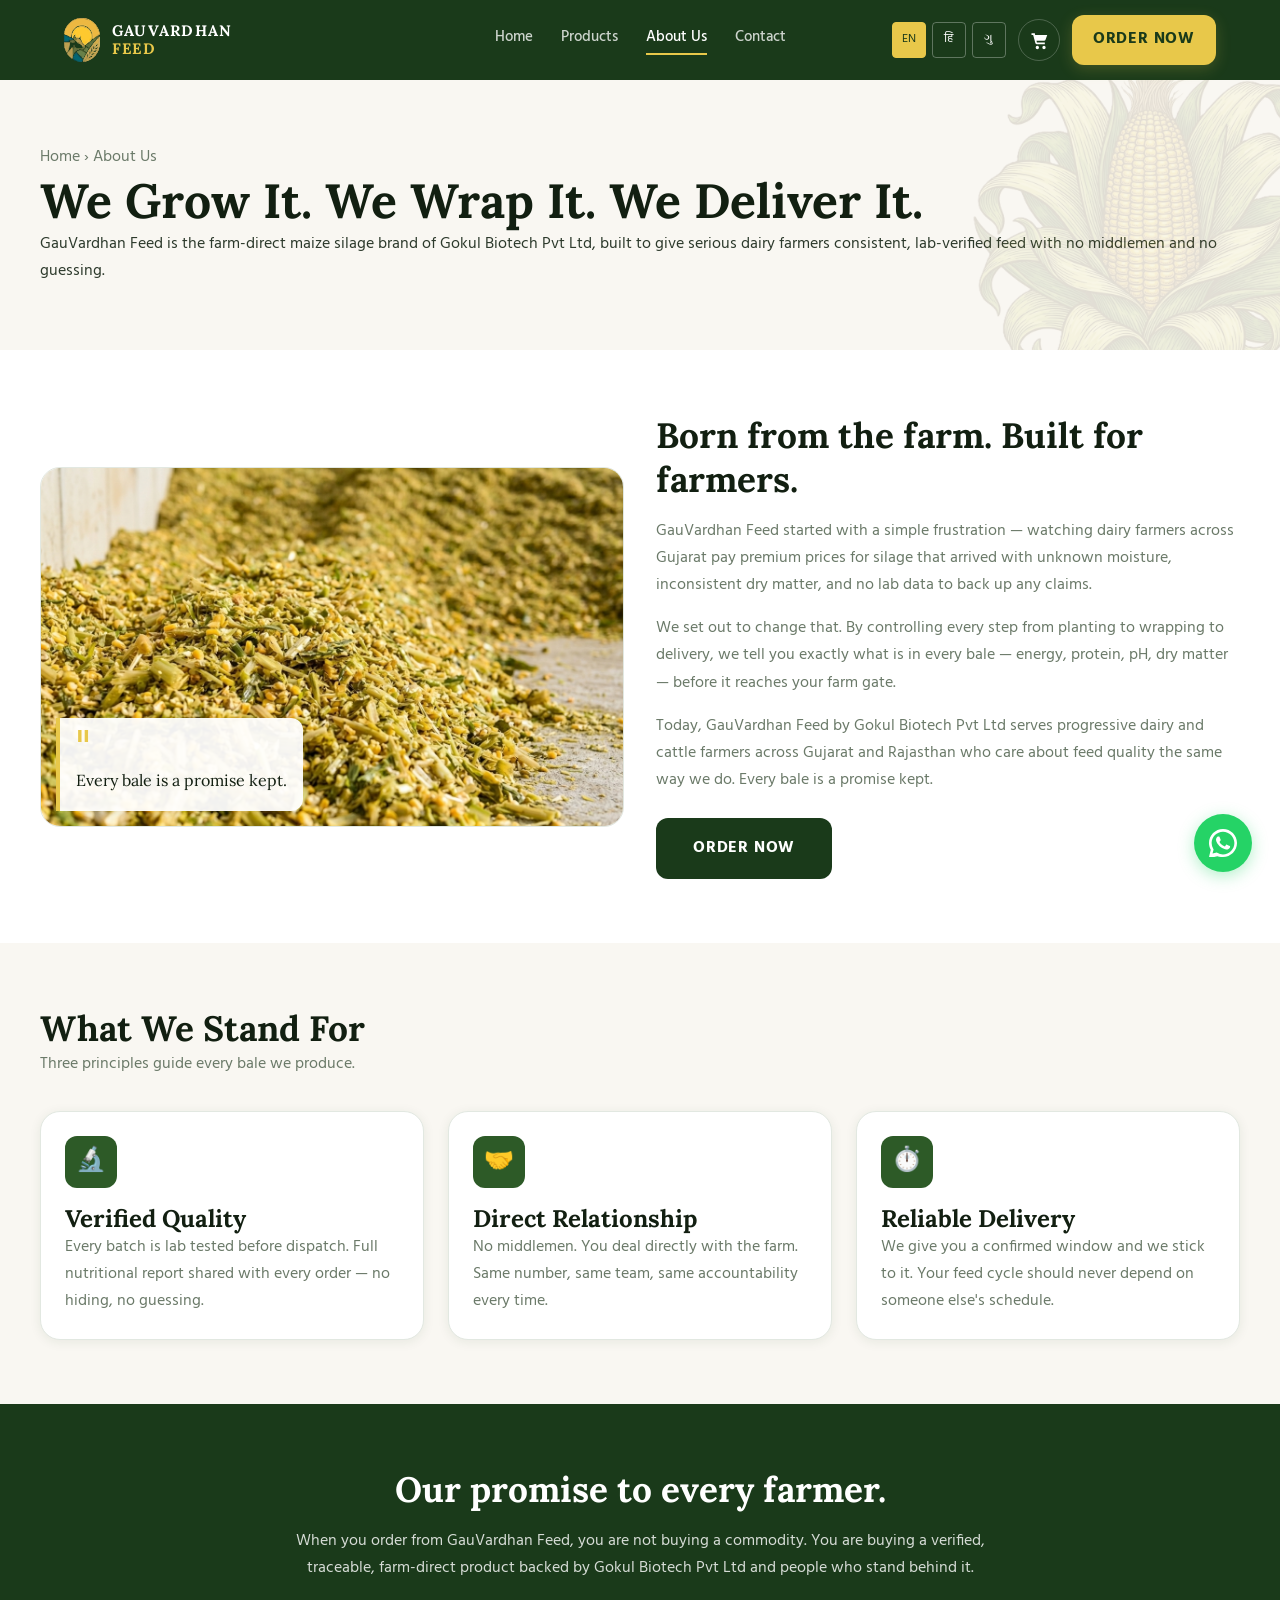
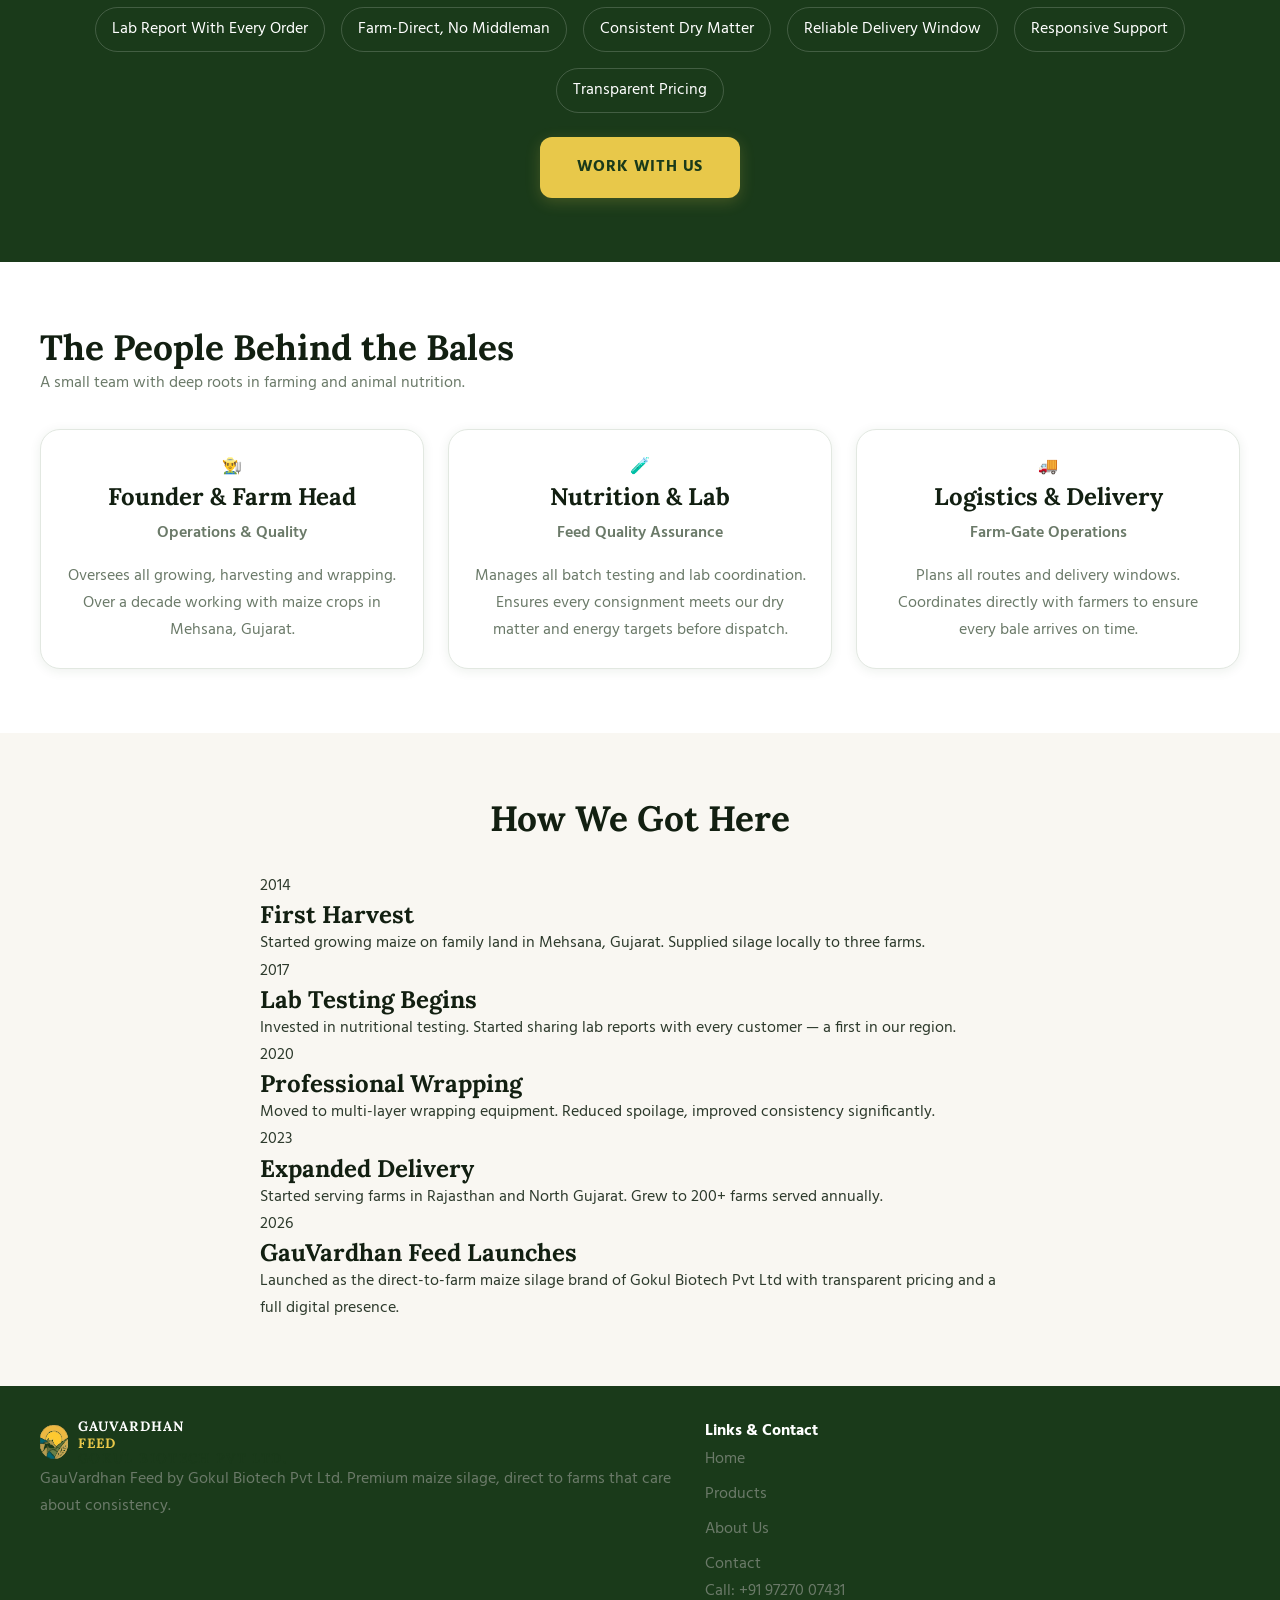
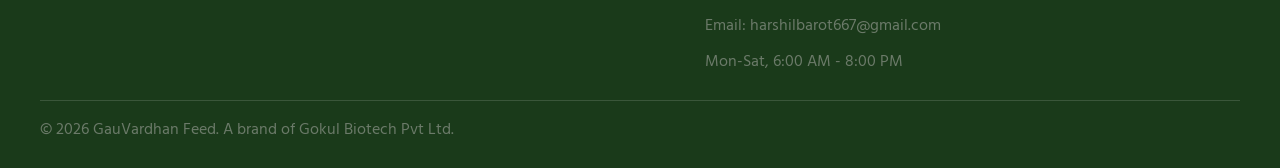
<file: about.html>
<!doctype html>
<html lang="en">

<head>
  <meta charset="UTF-8">
  <meta name="viewport" content="width=device-width,initial-scale=1">
  <title>About Us – GauVardhan Feed</title>
  <meta name="description"
    content="Learn about GauVardhan Feed by Gokul Biotech Pvt Ltd — a farm-direct maize silage brand built for serious dairy farmers in Gujarat and Rajasthan.">
  <link rel="icon" type="image/svg+xml"
    href="data:image/svg+xml,<svg xmlns='http://www.w3.org/2000/svg' viewBox='0 0 32 32'><rect width='32' height='32' rx='8' fill='%236B3A1F'/><text y='22' x='4' font-size='16'>GV</text></svg>">
  <link rel="stylesheet" href="css/global.css">
  <link rel="preconnect" href="https://fonts.googleapis.com">
  <link rel="preconnect" href="https://fonts.gstatic.com" crossorigin>
  <link
    href="https://fonts.googleapis.com/css2?family=Lora:wght@500;600;700&family=Hind:wght@400;600&family=Baloo+Bhai+2:wght@400;600&display=swap"
    rel="stylesheet">
  <link rel="stylesheet" href="css/about.css">
</head>

<body class="lang-en">
  <noscript>
    <div style="background:#6B3A1F;color:#fff;text-align:center;padding:16px;font-size:16px;">
      Please enable JavaScript to view this site, or
      <a href="https://wa.me/919727007431" style="color:#FFD700;">order directly on WhatsApp</a>.
    </div>
  </noscript>
  <a class="whatsapp-float" id="wa-link"
    href="https://wa.me/919727007431?text=Hi%2C%20I%20want%20to%20order%20maize%20silage%20bales" target="_blank"
    rel="noopener" aria-label="WhatsApp"><svg viewBox="0 0 24 24">
      <path
        d="M17.472 14.382c-.297-.149-1.758-.867-2.03-.967-.273-.099-.471-.148-.67.15-.197.297-.767.966-.94 1.164-.173.199-.347.223-.644.075-.297-.15-1.255-.463-2.39-1.475-.883-.788-1.48-1.761-1.653-2.059-.173-.297-.018-.458.13-.606.134-.133.298-.347.446-.52.149-.174.198-.298.298-.497.099-.198.05-.371-.025-.52-.075-.149-.669-1.612-.916-2.207-.242-.579-.487-.5-.669-.51-.173-.008-.371-.01-.57-.01-.198 0-.52.074-.792.372-.272.297-1.04 1.016-1.04 2.479 0 1.462 1.065 2.875 1.213 3.074.149.198 2.096 3.2 5.077 4.487.709.306 1.262.489 1.694.625.712.227 1.36.195 1.871.118.571-.085 1.758-.719 2.006-1.413.248-.694.248-1.289.173-1.413-.074-.124-.272-.198-.57-.347z" />
      <path
        d="M12 0C5.373 0 0 5.373 0 12c0 2.126.553 4.122 1.523 5.855L.057 23.886a.75.75 0 00.917.928l6.167-1.483A11.946 11.946 0 0012 24c6.627 0 12-5.373 12-12S18.627 0 12 0zm0 21.75a9.716 9.716 0 01-4.95-1.355l-.355-.212-3.668.882.924-3.574-.231-.368A9.718 9.718 0 012.25 12C2.25 6.615 6.615 2.25 12 2.25S21.75 6.615 21.75 12 17.385 21.75 12 21.75z" />
    </svg></a>
  <header class="site-header" id="hdr">
    <div class="container">
      <nav class="nav-inner"><a href="index.html" class="nav-logo"><img src="images/GV-LOGO.svg" alt="GauVardhan Feed"
            class="logo-img"><span class="logo-text"><span class="logo-line logo-line--top">GauVardhan</span><span
              class="logo-line logo-line--bottom">Feed</span></span></a>
        <div class="nav-links"><a href="index.html" class="nav-link" data-i18n="nav.home">Home</a><a href="product.html"
            class="nav-link" data-i18n="nav.products">Products</a><a href="about.html" class="nav-link nav-link--active"
            data-i18n="nav.about">About</a><a href="contact.html" class="nav-link" data-i18n="nav.contact">Contact</a>
        </div>
        <div class="nav-right">
          <div class="lang" id="lang"><button class="active" data-lang="en">EN</button><button
              data-lang="hi">&#2361;&#2367;</button><button data-lang="gu">&#2711;&#2753;</button></div><a
            href="checkout.html" class="cart-icon" id="cart-icon" aria-label="Cart"><svg viewBox="0 0 24 24">
              <path
                d="M7 4H3v2h2l2.6 9.59A2 2 0 0 0 9.52 17H19v-2H9.52l-.55-2H18a2 2 0 0 0 1.94-1.51L21.89 6H7.42l-.3-1.05A1.5 1.5 0 0 0 7 4zm3 15a2 2 0 1 0 0 4 2 2 0 0 0 0-4zm8 0a2 2 0 1 0 0 4 2 2 0 0 0 0-4z" />
            </svg><span class="cart-badge" id="cart-count">0</span></a><a href="checkout.html"
            class="btn-accent nav-cta" data-i18n="common.orderNow"></a><button class="nav-toggle" id="nav-toggle"
            type="button" aria-label="Toggle menu" aria-expanded="false" aria-controls="mobile-nav">☰</button>
        </div>
      </nav>
      <nav class="mobile-nav" id="mobile-nav"><a href="index.html" class="nav-link" data-i18n="nav.home">Home</a><a
          href="product.html" class="nav-link" data-i18n="nav.products">Products</a><a href="about.html"
          class="nav-link nav-link--active" data-i18n="nav.about">About</a><a href="contact.html" class="nav-link"
          data-i18n="nav.contact">Contact</a>
        <div class="lang" id="lang-mobile"><button class="active" data-lang="en">EN</button><button
            data-lang="hi">हिं</button><button data-lang="gu">ગુ</button></div>
      </nav>
    </div>
  </header>
  <main>
    <section class="page-hero reveal section-cream">
      <img class="about-hero-corn" src="images/Cutout2.png" alt="" aria-hidden="true" width="400" height="400"
        fetchpriority="high">
      <div class="container">
        <div class="breadcrumb"><a href="index.html" data-i18n="nav.home"></a>&nbsp;›&nbsp;<span class="cur"
            data-i18n="nav.about"></span></div>
        <h1 data-i18n="about.h1"></h1>
        <p data-i18n="about.sub"></p>
      </div>
    </section>
    <section class="reveal section-white">
      <div class="container story-grid">
        <div class="img-wrap">
          <img class="farm-img" src="images/Gemini_Generated_Image_jwi8fnjwi8fnjwi8.png" alt="Maize silage farm"
            width="800" height="500" loading="lazy">
          <div class="pull-quote">
            <div class="pq-mark">"</div>
            <p class="pq-text" data-i18n="about.quote"></p>
          </div>
        </div>
        <div class="story-text">
          <h2 data-i18n="about.storyT"></h2>
          <p data-i18n="about.s1"></p>
          <p data-i18n="about.s2"></p>
          <p data-i18n="about.s3"></p>
          <a href="contact.html" class="btn-primary story-cta" data-i18n="about.storyCta"></a>
        </div>
      </div>
    </section>
    <section class="reveal section-cream">
      <div class="container">
        <div class="section-head">
          <h2 data-i18n="about.valT"></h2>
          <p data-i18n="about.valS"></p>
        </div>
        <div class="vgrid" id="vals">
          <div class="skeleton-card"></div>
          <div class="skeleton-card"></div>
          <div class="skeleton-card"></div>
        </div>
      </div>
    </section>
    <section class="promise-band reveal">
      <div class="container">
        <h2 data-i18n="about.promT"></h2>
        <p data-i18n="about.promS"></p>
        <div class="pills" id="pills">
          <div class="skeleton-card"></div>
          <div class="skeleton-card"></div>
        </div><a href="contact.html" class="btn-accent" data-i18n="about.promCta"></a>
      </div>
    </section>
    <section class="reveal section-white">
      <div class="container">
        <div class="section-head">
          <h2 data-i18n="about.teamT"></h2>
          <p data-i18n="about.teamS"></p>
        </div>
        <div class="tgrid" id="team">
          <div class="skeleton-card"></div>
          <div class="skeleton-card"></div>
        </div>
      </div>
    </section>
    <section class="reveal section-cream">
      <div class="container">
        <div class="section-head centered">
          <h2 data-i18n="about.milT"></h2>
        </div>
        <div class="tl-wrap" id="tl">
          <div class="skeleton-card"></div>
        </div>
      </div>
    </section>
  </main>
  <footer>
    <div class="container fgrid">
      <div><a href="index.html" class="nav-logo footer-logo"><img src="images/GV-LOGO.svg" alt="GauVardhan Feed"
            class="logo-img"><span class="logo-text"><span class="logo-line logo-line--top">GauVardhan</span><span
              class="logo-line logo-line--bottom">Feed</span><span class="logo-line logo-line--subtitle">GOKUL BIOTECH
              PVT LTD.</span></span></a>
        <p class="ftag" data-i18n="f.tag"></p>
      </div>
      <div>
        <h4 data-i18n="f.t"></h4>
        <div class="flinks"><a href="index.html" data-i18n="nav.home">Home</a><a href="product.html"
            data-i18n="nav.products">Products</a><a href="about.html" data-i18n="nav.about">About</a><a
            href="contact.html" data-i18n="nav.contact">Contact</a></div>
        <div class="fct"><a href="tel:+919727007431" data-i18n="f.call"></a><a href="mailto:harshilbarot667@gmail.com"
            data-i18n="f.mail"></a><span data-i18n="f.h"></span></div>
      </div>
    </div>
    <div class="container copy" data-i18n="f.c"></div>
  </footer>
  <script type="module" src="js/cart.js"></script>
  <script type="module" src="js/about.js"></script>
</body>

</html>
</file>
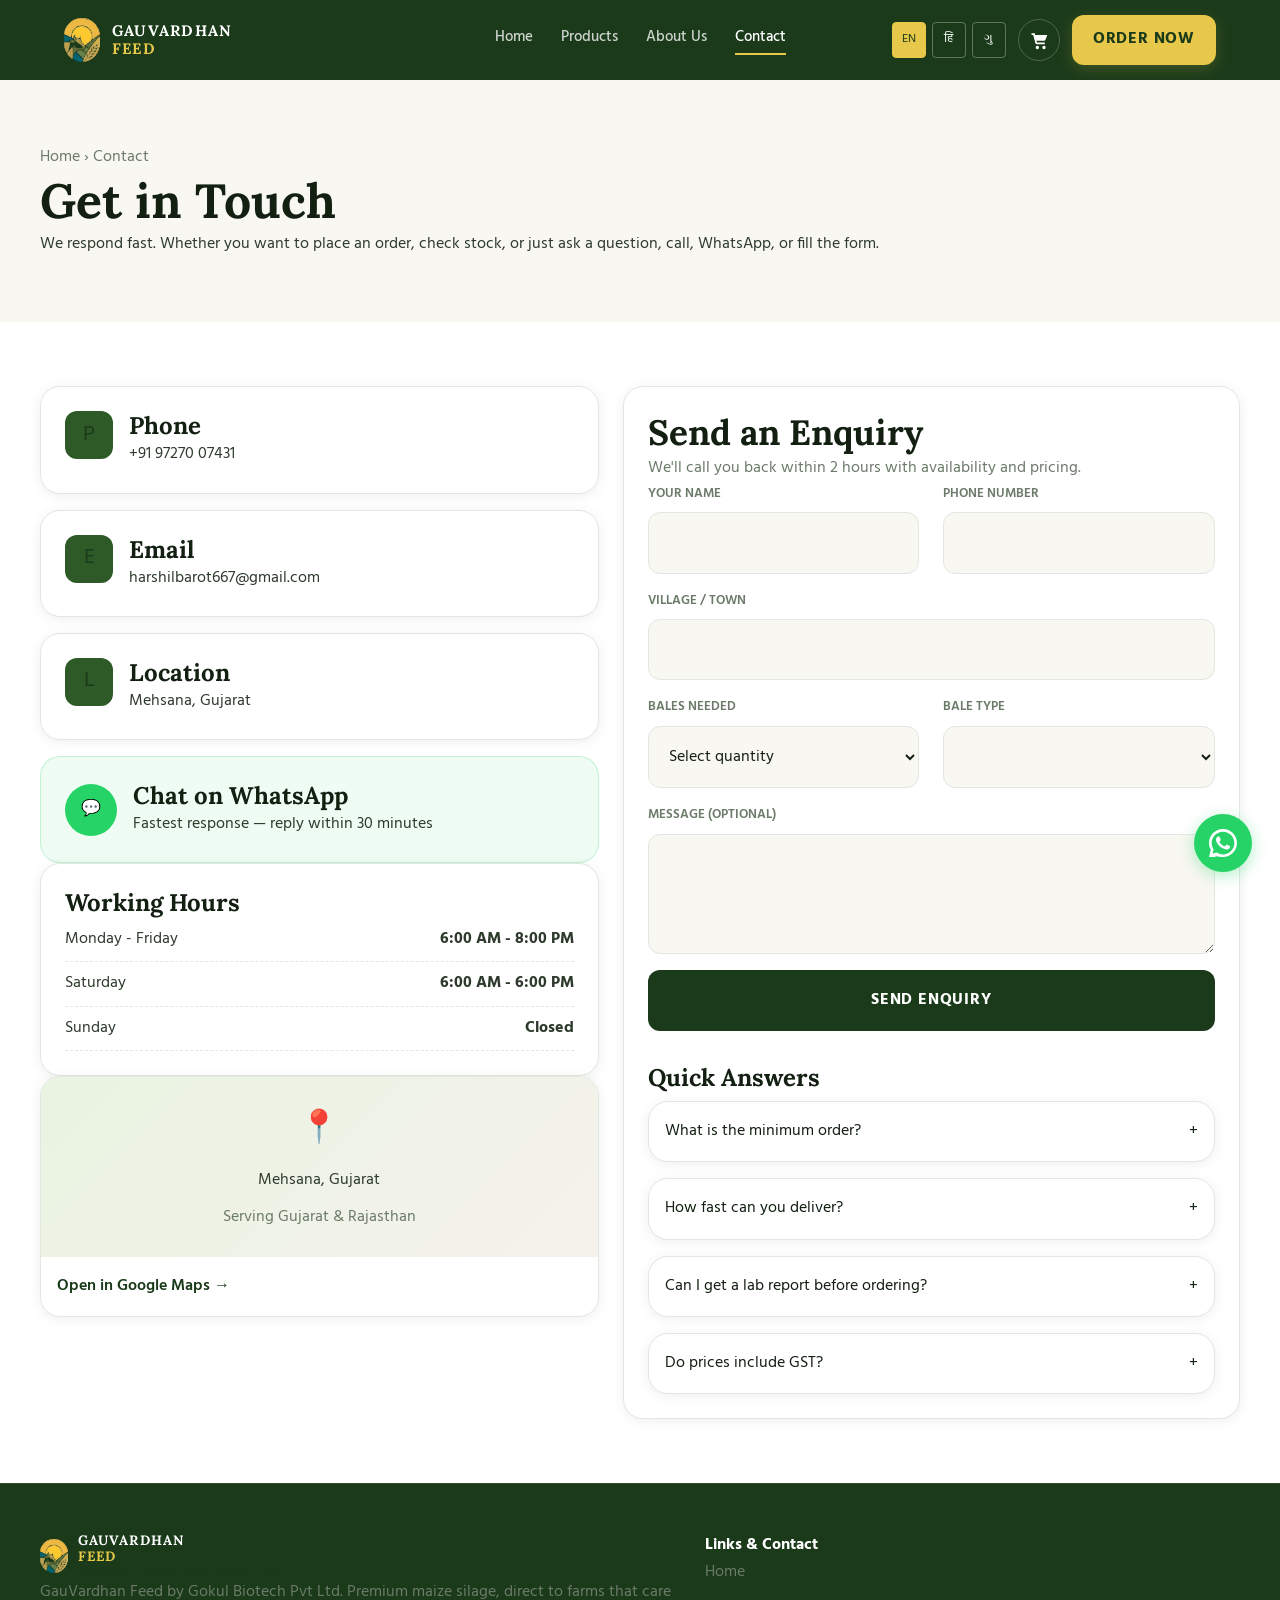
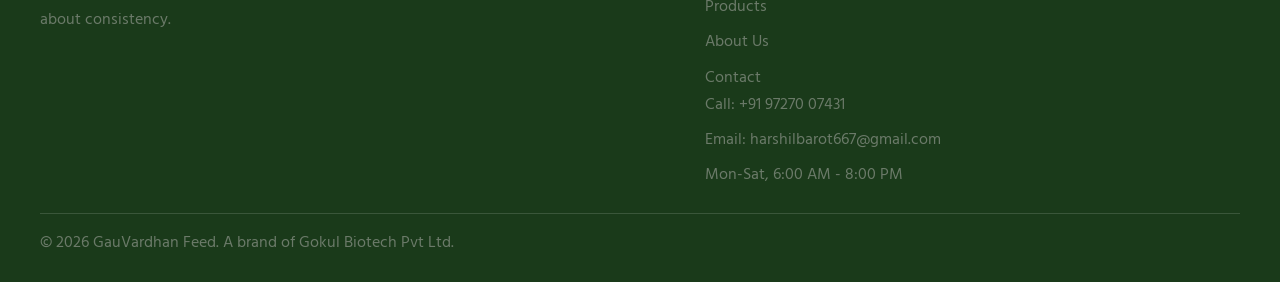
<file: contact.html>
<!doctype html>
<html lang="en">

<head>
  <meta charset="UTF-8">
  <meta name="viewport" content="width=device-width,initial-scale=1">
  <title>Contact – GauVardhan Feed | Order Maize Silage Bales</title>
  <meta name="description"
    content="Contact GauVardhan Feed by Gokul Biotech Pvt Ltd to order maize silage bales. Call +91 97270 07431 or WhatsApp. Mehsana, Gujarat. Mon–Sat 6AM–8PM.">
  <link rel="icon" type="image/svg+xml"
    href="data:image/svg+xml,<svg xmlns='http://www.w3.org/2000/svg' viewBox='0 0 32 32'><rect width='32' height='32' rx='8' fill='%236B3A1F'/><text y='22' x='4' font-size='16'>GV</text></svg>">
  <link rel="stylesheet" href="css/global.css">
  <link rel="preconnect" href="https://fonts.googleapis.com">
  <link rel="preconnect" href="https://fonts.gstatic.com" crossorigin>
  <link
    href="https://fonts.googleapis.com/css2?family=Lora:wght@500;600;700&family=Hind:wght@400;600&family=Baloo+Bhai+2:wght@400;600&display=swap"
    rel="stylesheet">
  <link rel="stylesheet" href="css/contact.css">
</head>

<body class="lang-en">
  <noscript>
    <div style="background:#6B3A1F;color:#fff;text-align:center;padding:16px;font-size:16px;">
      Please enable JavaScript to view this site, or
      <a href="https://wa.me/919727007431" style="color:#FFD700;">order directly on WhatsApp</a>.
    </div>
  </noscript>
  <a class="whatsapp-float" id="wa-direct"
    href="https://wa.me/919727007431?text=Hi%2C%20I%20want%20to%20order%20maize%20silage%20bales" target="_blank"
    rel="noopener" aria-label="WhatsApp"><svg viewBox="0 0 24 24">
      <path
        d="M17.472 14.382c-.297-.149-1.758-.867-2.03-.967-.273-.099-.471-.148-.67.15-.197.297-.767.966-.94 1.164-.173.199-.347.223-.644.075-.297-.15-1.255-.463-2.39-1.475-.883-.788-1.48-1.761-1.653-2.059-.173-.297-.018-.458.13-.606.134-.133.298-.347.446-.52.149-.174.198-.298.298-.497.099-.198.05-.371-.025-.52-.075-.149-.669-1.612-.916-2.207-.242-.579-.487-.5-.669-.51-.173-.008-.371-.01-.57-.01-.198 0-.52.074-.792.372-.272.297-1.04 1.016-1.04 2.479 0 1.462 1.065 2.875 1.213 3.074.149.198 2.096 3.2 5.077 4.487.709.306 1.262.489 1.694.625.712.227 1.36.195 1.871.118.571-.085 1.758-.719 2.006-1.413.248-.694.248-1.289.173-1.413-.074-.124-.272-.198-.57-.347z" />
      <path
        d="M12 0C5.373 0 0 5.373 0 12c0 2.126.553 4.122 1.523 5.855L.057 23.886a.75.75 0 00.917.928l6.167-1.483A11.946 11.946 0 0012 24c6.627 0 12-5.373 12-12S18.627 0 12 0zm0 21.75a9.716 9.716 0 01-4.95-1.355l-.355-.212-3.668.882.924-3.574-.231-.368A9.718 9.718 0 012.25 12C2.25 6.615 6.615 2.25 12 2.25S21.75 6.615 21.75 12 17.385 21.75 12 21.75z" />
    </svg></a>
  <header class="site-header" id="hdr">
    <div class="container">
      <nav class="nav-inner"><a href="index.html" class="nav-logo"><img src="images/GV-LOGO.svg" alt="GauVardhan Feed"
            class="logo-img"><span class="logo-text"><span class="logo-line logo-line--top">GauVardhan</span><span
              class="logo-line logo-line--bottom">Feed</span></span></a>
        <div class="nav-links"><a href="index.html" class="nav-link" data-i18n="nav.home">Home</a><a href="product.html"
            class="nav-link" data-i18n="nav.products">Products</a><a href="about.html" class="nav-link"
            data-i18n="nav.about">About</a><a href="contact.html" class="nav-link nav-link--active"
            data-i18n="nav.contact">Contact</a></div>
        <div class="nav-right">
          <div class="lang" id="lang"><button class="active" data-lang="en">EN</button><button
              data-lang="hi">&#2361;&#2367;</button><button data-lang="gu">&#2711;&#2753;</button></div><a
            href="checkout.html" class="cart-icon" id="cart-icon" aria-label="Cart"><svg viewBox="0 0 24 24">
              <path
                d="M7 4H3v2h2l2.6 9.59A2 2 0 0 0 9.52 17H19v-2H9.52l-.55-2H18a2 2 0 0 0 1.94-1.51L21.89 6H7.42l-.3-1.05A1.5 1.5 0 0 0 7 4zm3 15a2 2 0 1 0 0 4 2 2 0 0 0 0-4zm8 0a2 2 0 1 0 0 4 2 2 0 0 0 0-4z" />
            </svg><span class="cart-badge" id="cart-count">0</span></a><a href="checkout.html"
            class="btn-accent nav-cta" data-i18n="common.orderNow"></a><button class="nav-toggle" id="nav-toggle"
            type="button" aria-label="Toggle menu" aria-expanded="false" aria-controls="mobile-nav">☰</button>
        </div>
      </nav>
      <nav class="mobile-nav" id="mobile-nav"><a href="index.html" class="nav-link" data-i18n="nav.home">Home</a><a
          href="product.html" class="nav-link" data-i18n="nav.products">Products</a><a href="about.html"
          class="nav-link" data-i18n="nav.about">About</a><a href="contact.html" class="nav-link nav-link--active"
          data-i18n="nav.contact">Contact</a>
        <div class="lang" id="lang-mobile"><button class="active" data-lang="en">EN</button><button
            data-lang="hi">हिं</button><button data-lang="gu">ગુ</button></div>
      </nav>
    </div>
  </header>
  <main>
    <section class="page-hero reveal section-cream">
      <div class="container">
        <div class="breadcrumb"><a href="index.html" data-i18n="nav.home"></a>&nbsp;›&nbsp;<span class="cur"
            data-i18n="nav.contact"></span></div>
        <h1 data-i18n="contact.h1"></h1>
        <p data-i18n="contact.sub"></p>
      </div>
    </section>
    <section class="reveal section-white">
      <div class="container contact-grid">
        <div>
          <div class="cinfo-cards" id="infoCards"></div><a id="wa-link" href="https://wa.me/919727007431"
            target="_blank" class="wa-big">
            <div class="wa-big-icon">💬</div>
            <div class="wa-big-text">
              <h3 id="wa-big-title" data-i18n="contact.waTitle"></h3>
              <p id="wa-big-sub" data-i18n="contact.waSub"></p>
            </div>
          </a>
          <div class="hours-card">
            <h3 data-i18n="contact.hoursT"></h3>
            <div id="hourRows"></div>
          </div>
          <div class="map-card">
            <div class="map-visual">
              <div class="map-pin">📍</div>
              <div class="map-label-text" id="map-label" data-i18n="contact.mapLabel"></div>
              <div class="map-sub-text" id="map-sub" data-i18n="contact.mapSub"></div>
            </div><a href="https://maps.google.com/?q=23.5879,72.3693" target="_blank" rel="noopener"
              class="map-link">Open in Google Maps →</a>
          </div>
        </div>
        <div class="form-box">
          <h2 data-i18n="contact.formT"></h2>
          <p class="form-desc" data-i18n="contact.formS"></p>
          <div class="frow">
            <div class="frow2">
              <div class="fg"><label data-i18n="contact.labels.name"></label><input type="text" id="f-name"
                  autocomplete="name"></div>
              <div class="fg"><label data-i18n="contact.labels.phone"></label><input type="tel" id="f-phone"
                  autocomplete="tel"></div>
            </div>
            <div class="fg"><label data-i18n="contact.labels.village"></label><input type="text" id="f-village"></div>
            <div class="frow2">
              <div class="fg"><label data-i18n="contact.labels.bales"></label><select id="f-bales">
                  <option value=""></option>
                  <option value="12-24">12–24 bales</option>
                  <option value="25-50">25–50 bales</option>
                  <option value="51-100">51–100 bales</option>
                  <option value="100+">100+ bales</option>
                </select></div>
              <div class="fg"><label data-i18n="contact.labels.type"></label><select id="f-type">
                  <option value=""></option>
                  <option value="Pro 100">Pro 100 (100kg)</option>
                  <option value="Max 700">Max 700 (700kg)</option>
                  <option value="Both">Both</option>
                </select></div>
            </div>
            <div class="fg"><label data-i18n="contact.labels.msg"></label><textarea id="f-msg" rows="3"></textarea>
            </div><button class="btn-primary form-submit" id="f-submit"><span data-i18n="contact.send"></span></button>
            <div class="form-msg" id="fstatus"></div>
          </div>
          <div class="faq-mini">
            <h3 data-i18n="contact.faqT"></h3>
            <div class="faq" id="faq"></div>
          </div>
        </div>
      </div>
    </section>
  </main>
  <footer>
    <div class="container fgrid">
      <div><a href="index.html" class="nav-logo footer-logo"><img src="images/GV-LOGO.svg" alt="GauVardhan Feed"
            class="logo-img"><span class="logo-text"><span class="logo-line logo-line--top">GauVardhan</span><span
              class="logo-line logo-line--bottom">Feed</span><span class="logo-line logo-line--subtitle">GOKUL BIOTECH
              PVT LTD.</span></span></a>
        <p class="ftag" data-i18n="f.tag"></p>
      </div>
      <div>
        <h4 data-i18n="f.t"></h4>
        <div class="flinks"><a href="index.html" data-i18n="nav.home">Home</a><a href="product.html"
            data-i18n="nav.products">Products</a><a href="about.html" data-i18n="nav.about">About</a><a
            href="contact.html" data-i18n="nav.contact">Contact</a></div>
        <div class="fct"><a href="tel:+919727007431" data-i18n="f.call"></a><a href="mailto:harshilbarot667@gmail.com"
            data-i18n="f.mail"></a><span data-i18n="f.h"></span></div>
      </div>
    </div>
    <div class="container copy" data-i18n="f.c"></div>
  </footer>
  <script type="module" src="js/cart.js"></script>
  <script type="module" src="js/contact.js"></script>
</body>

</html>
</file>
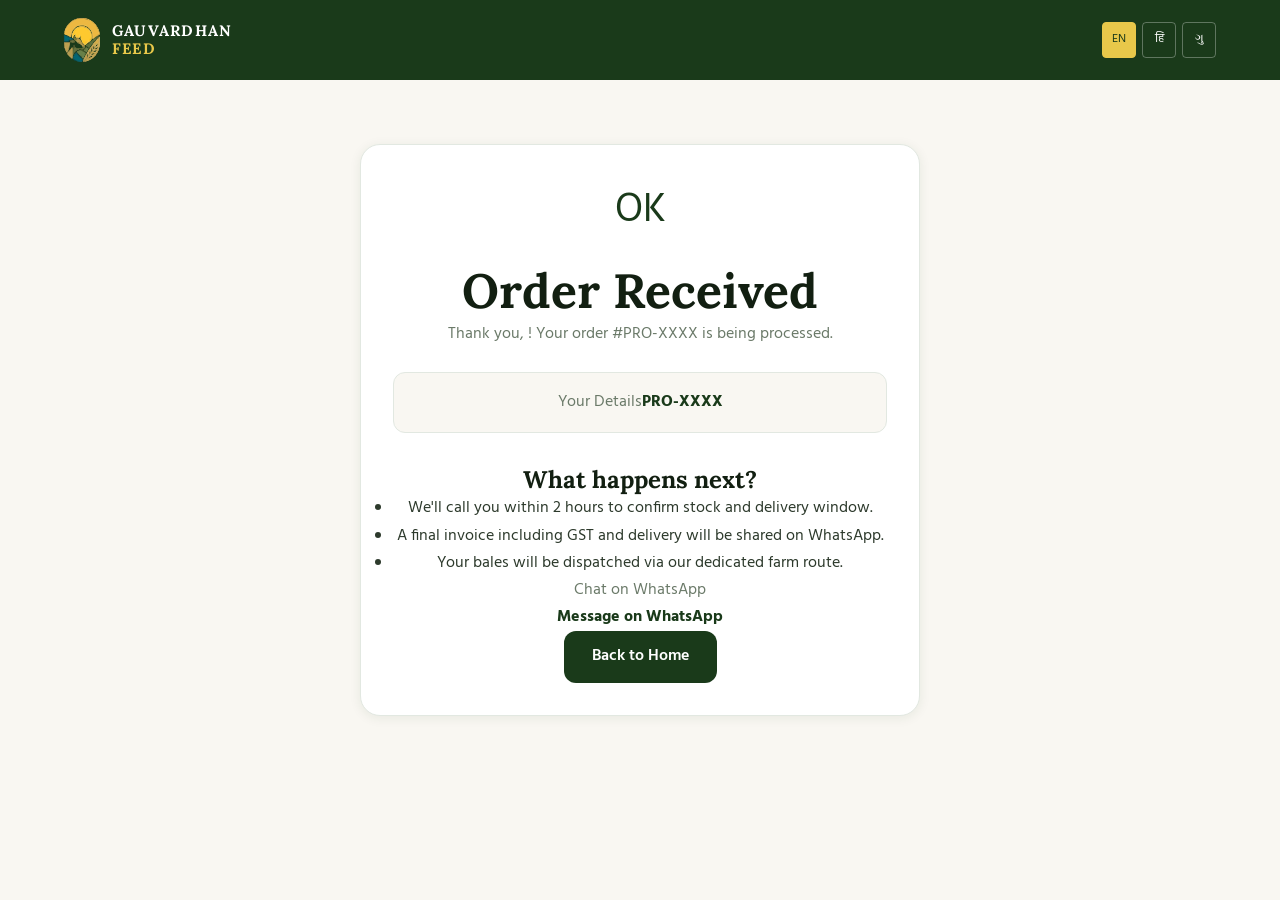
<file: order-confirm.html>
<!doctype html>
<html lang="en">

<head>
  <meta charset="UTF-8">
  <meta name="viewport" content="width=device-width,initial-scale=1">
  <title>Order Confirmed – GauVardhan Feed</title>
  <link rel="icon" type="image/svg+xml"
    href="data:image/svg+xml,<svg xmlns='http://www.w3.org/2000/svg' viewBox='0 0 32 32'><rect width='32' height='32' rx='8' fill='%236B3A1F'/><text y='22' x='4' font-size='16'>GV</text></svg>">
  <link rel="stylesheet" href="css/global.css">
  <link rel="preconnect" href="https://fonts.googleapis.com">
  <link rel="preconnect" href="https://fonts.gstatic.com" crossorigin>
  <link
    href="https://fonts.googleapis.com/css2?family=Lora:wght@500;600;700&family=Hind:wght@400;600&family=Baloo+Bhai+2:wght@400;600&display=swap"
    rel="stylesheet">
  <link rel="stylesheet" href="css/checkout.css">
</head>

<body class="confirm-page lang-en">
  <header class="site-header" id="hdr">
    <div class="container">
      <nav class="nav-inner"><a href="index.html" class="nav-logo"><img src="images/GV-LOGO.svg" alt="GauVardhan Feed"
            class="logo-img"><span class="logo-text"><span class="logo-line logo-line--top">GauVardhan</span><span
              class="logo-line logo-line--bottom">Feed</span></span></a>
        <div class="nav-right">
          <div class="lang" id="lang"><button class="active" data-lang="en">EN</button><button
              data-lang="hi">&#2361;&#2367;</button><button data-lang="gu">&#2711;&#2753;</button></div>
        </div>
      </nav>
    </div>
  </header>
  <main class="container confirm-wrap">
    <div class="confirm-card">
      <div class="confirm-icon">OK</div>
      <h1 data-i18n="confirm.h1"></h1>
      <p class="confirm-sub"></p>
      <div class="order-id-box"><span class="oid-label" data-i18n="checkout.details"></span><span class="oid-value"
          id="order-id">-</span></div>

      <div class="confirm-next-steps">
        <h3 data-i18n="confirm.nextT"></h3>
        <ul id="next-steps-list"></ul>
      </div>

      <div class="confirm-contact">
        <p data-i18n="contact.waTitle"></p>
        <a id="wa-link" href="https://wa.me/919727007431" class="confirm-call" data-i18n="confirm.wa"></a>
      </div>
      <a href="index.html" class="btn-home" data-i18n="confirm.back"></a>
    </div>
  </main>
  <script type="module" src="js/confirm.js"></script>
</body>

</html>
</file>
<file: css/global.css>
:root {
  --clr-primary: #1C3A1A;
  --clr-primary-dark: #142B12;
  --clr-primary-light: #D4E8C4;
  --clr-accent: #E8C84A;
  --clr-accent-dark: #C9A832;
  --clr-bg-cream: #F5F2EC;
  --clr-bg-white: #FFFFFF;
  --clr-text-dark: #1C3A1A;
  --clr-primary: #1A3A1A;
  --clr-primary-light: #2D5A27;
  --clr-accent: #E8C84A;
  --clr-accent-gold: #C5A028;
  --clr-bg-white: #FFFFFF;
  --clr-bg-cream: #F9F7F2;
  --clr-text-dark: #121F11;
  --clr-text-body: #2D3A2C;
  --clr-text-muted: #6B7A69;
  --clr-border: #E2E8E1;
  --font-heading: "Lora", serif;
  --font-body: "Hind", sans-serif;
  --font-body-guj: "Hind Vadodara", sans-serif;
  --transition-fast: 0.15s cubic-bezier(0.4, 0, 0.2, 1);
  --transition-base: 0.3s cubic-bezier(0.4, 0, 0.2, 1);
  --transition-smooth: 0.6s cubic-bezier(0.16, 1, 0.3, 1);
  --space-8: 8px;
  --space-16: 16px;
  --space-20: 20px;
  --space-24: 24px;
  --space-32: 32px;
  --space-48: 48px;
  --space-64: 64px;
  --space-80: 80px;
  --space-100: 100px;
  --space-xs: var(--space-8);
  --space-sm: var(--space-16);
  --space-md: var(--space-24);
  --space-lg: var(--space-32);
  --space-xl: var(--space-64);
  --space-hero: var(--space-80);
  --radius-sm: 8px;
  --radius-md: 12px;
  --radius-lg: 20px;
  --radius-xl: 32px;
  --shadow-sm: 0 4px 12px rgba(28, 58, 26, 0.05);
  --shadow-md: 0 12px 24px rgba(28, 58, 26, 0.08);
  --shadow-lg: 0 24px 48px rgba(28, 58, 26, 0.12);
  --shadow-premium: 0 30px 60px -12px rgba(28, 58, 26, 0.15), 0 18px 36px -18px rgba(0, 0, 0, 0.2);
  --shadow-nav: 0 4px 20px rgba(0, 0, 0, 0.15);
  --shadow-card: 0 2px 12px rgba(28, 58, 26, 0.08);
}

/* Product Card Design System - Premium Makeover */
.product-card {
  background: var(--clr-bg-white);
  border: 1px solid var(--clr-border);
  border-radius: var(--radius-lg);
  box-shadow: var(--shadow-sm);
  overflow: hidden;
  transition: all var(--transition-smooth);
  display: flex;
  flex-direction: column;
  position: relative;
  isolation: isolate;
}

.product-card:hover {
  transform: translateY(-12px);
  box-shadow: var(--shadow-premium);
  border-color: var(--clr-accent-gold);
}

.product-card::before {
  content: "FRESH BATCH";
  position: absolute;
  top: 16px;
  right: 16px;
  background: var(--clr-accent);
  color: var(--clr-primary);
  font-size: 0.65rem;
  font-weight: 800;
  padding: 4px 12px;
  border-radius: 6px;
  letter-spacing: 0.12em;
  z-index: 10;
  box-shadow: 0 4px 15px rgba(0, 0, 0, 0.2);
  pointer-events: none;
  backdrop-filter: blur(4px);
}

.product-card-img-wrap {
  width: 100%;
  height: 320px;
  background: var(--clr-bg-cream);
  display: flex;
  align-items: center;
  justify-content: center;
  overflow: hidden;
  position: relative;
}

.product-card-img-wrap::after {
  content: "";
  position: absolute;
  inset: 0;
  background: radial-gradient(circle at center, transparent 30%, rgba(255,255,255,0.4) 100%);
  pointer-events: none;
}

.product-card-img {
  width: 100%;
  height: 100%;
  object-fit: cover;
  object-position: center;
  transition: transform var(--transition-smooth);
}

.product-card:hover .product-card-img {
  transform: scale(1.08) translateY(-5px);
}

.product-card__body {
  padding: var(--space-32);
  display: flex;
  flex-direction: column;
  flex-grow: 1;
  gap: var(--space-24);
  background: white;
  position: relative;
  z-index: 2;
}

.product-card__top {
  display: flex;
  flex-direction: column;
  gap: var(--space-8);
  margin-bottom: var(--space-4);
}

.product-card__name {
  font-family: var(--font-heading);
  font-size: 1.75rem;
  font-weight: 700;
  color: var(--clr-primary);
  letter-spacing: -0.02em;
}

.product-card__fit {
  align-self: flex-start;
  padding: 6px 14px;
  border-radius: 6px;
  background: rgba(232, 200, 74, 0.12);
  color: var(--clr-accent-gold);
  font-size: 0.72rem;
  font-weight: 700;
  text-transform: uppercase;
  letter-spacing: 0.08em;
  border: 1px solid rgba(232, 200, 74, 0.2);
}

.product-card__decision {
  padding: var(--space-20);
  border-radius: var(--radius-md);
  background: linear-gradient(135deg, var(--clr-bg-cream) 0%, #FFFFFF 100%);
  border: 1px solid var(--clr-border);
  position: relative;
  overflow: hidden;
  box-shadow: inset 0 2px 4px rgba(26, 58, 26, 0.02);
}

.product-card__decision::before {
  content: "";
  position: absolute;
  left: 0;
  top: 0;
  bottom: 0;
  width: 4px;
  background: var(--clr-primary);
}

.product-card__decision strong {
  display: block;
  color: var(--clr-primary);
  font-size: 0.95rem;
  margin-bottom: 4px;
}

.product-card__decision span {
  color: var(--clr-text-body);
  font-size: 0.9rem;
  line-height: 1.6;
  opacity: 0.85;
}

/* Premium Spec Dashboard */
.product-card__specs {
  display: grid;
  grid-template-columns: repeat(2, 1fr);
  gap: var(--space-12);
  margin: var(--space-8) 0;
}

.product-card__spec {
  background: white;
  padding: var(--space-16);
  border: 1px solid var(--clr-border);
  border-radius: var(--radius-md);
  display: flex;
  align-items: center;
  gap: var(--space-12);
  transition: all 0.2s ease;
}

.product-card__spec:hover {
  border-color: var(--clr-primary);
  background: var(--clr-bg-cream);
}

.spec-icon {
  width: 36px;
  height: 36px;
  display: flex;
  align-items: center;
  justify-content: center;
  background: var(--clr-bg-cream);
  border-radius: 8px;
  color: var(--clr-primary);
  flex-shrink: 0;
}

.spec-data {
  display: flex;
  flex-direction: column;
}

.spec-label {
  color: var(--clr-text-muted);
  font-size: 0.65rem;
  text-transform: uppercase;
  font-weight: 700;
  letter-spacing: 0.05em;
}

.spec-value {
  color: var(--clr-text-dark);
  font-size: 1.05rem;
  font-weight: 700;
}

.product-card__price {
  display: flex;
  align-items: center;
  justify-content: space-between;
  margin-top: auto;
  padding-top: var(--space-24);
  border-top: 1px solid var(--clr-border);
}

.price-box {
  display: flex;
  flex-direction: column;
}

.price-box strong {
  font-size: 2.2rem;
  font-weight: 800;
  color: var(--clr-primary);
  line-height: 1;
}

.price-box small {
  color: var(--clr-text-muted);
  font-size: 0.9rem;
  margin-top: 4px;
}

.product-card__actions {
  display: flex;
  flex-direction: column;
  gap: var(--space-12);
  margin-top: var(--space-12);
}

.btn-premium {
  background: var(--clr-primary);
  color: white;
  padding: 16px;
  border-radius: var(--radius-md);
  font-weight: 700;
  font-size: 1rem;
  text-align: center;
  border: none;
  cursor: pointer;
  transition: all 0.2s ease;
  box-shadow: 0 4px 12px rgba(26, 58, 26, 0.2);
}

.btn-premium:hover {
  background: var(--clr-primary-light);
  transform: translateY(-2px);
  box-shadow: 0 8px 20px rgba(26, 58, 26, 0.3);
}

.wa-link-premium {
  text-align: center;
  color: var(--clr-primary);
  font-weight: 700;
  font-size: 0.9rem;
  text-decoration: none;
  padding: 8px;
  transition: color 0.2s;
}

/* Global Grid Utilities */
.grid-products {
  display: grid;
  grid-template-columns: repeat(auto-fit, minmax(300px, 1fr));
  max-width: 1200px;
  margin: 0 auto;
  gap: var(--space-48);
  padding: var(--space-24) 0;
}

:lang(hi) {
  --font-body: "Hind", sans-serif;
  --font-heading: "Hind", sans-serif;
}

:lang(gu) {
  --font-body: "Baloo Bhai 2", sans-serif;
  --font-heading: "Baloo Bhai 2", sans-serif;
}

:lang(hi), :lang(gu) {
  font-weight: 400;
}

:lang(hi) h1, :lang(hi) h2, :lang(hi) h3, :lang(hi) h4, :lang(hi) h5, :lang(hi) h6,
:lang(gu) h1, :lang(gu) h2, :lang(gu) h3, :lang(gu) h4, :lang(gu) h5, :lang(gu) h6,
:lang(hi) .btn-primary, :lang(gu) .btn-primary,
:lang(hi) .btn-accent, :lang(gu) .btn-accent,
:lang(hi) .btn-gold, :lang(gu) .btn-gold,
:lang(hi) .nav-cta, :lang(gu) .nav-cta,
:lang(hi) strong, :lang(gu) strong,
:lang(hi) b, :lang(gu) b {
  font-weight: 600;
}

*,
*::before,
*::after {
  box-sizing: border-box;
  margin: 0;
  padding: 0;
}

html {
  scroll-behavior: smooth;
}

body {
  font-family: var(--font-body);
  color: var(--clr-text-body);
  background: var(--clr-bg-white);
  line-height: 1.7;
}

img {
  max-width: 100%;
  display: block;
}

a {
  color: inherit;
  text-decoration: none;
}

button,
input,
select,
textarea {
  font: inherit;
}

.container {
  width: min(1200px, calc(100% - 2rem));
  margin: 0 auto;
}

@media (max-width: 480px) {
  .container {
    width: min(1200px, calc(100% - 1.25rem));
  }
}

.section-cream {
  background: var(--clr-bg-cream);
}

.section-white {
  background: var(--clr-bg-white);
}

.badge {
  background: var(--clr-primary-light);
  color: var(--clr-primary);
  font-size: 12px;
  font-weight: 600;
  padding: 4px 12px;
  border-radius: 20px;
  display: inline-block;
}

.card {
  background: var(--clr-bg-white);
  border: 1px solid var(--clr-border);
  border-radius: var(--radius-lg);
  box-shadow: var(--shadow-card);
  padding: 1.5rem;
}

h1,
h2,
h3 {
  font-family: var(--font-heading);
  color: var(--clr-text-dark);
  line-height: 1.25;
}

h1 {
  font-size: clamp(2rem, 8vw, 3rem);
}

h2 {
  font-size: clamp(1.5rem, 6vw, 2.2rem);
}

h3 {
  font-size: clamp(1.2rem, 4vw, 1.5rem);
}

.btn-primary,
.btn-accent,
.btn-outline,
.btn-outline-white,
.btn-premium,
.btn-premium-outline {
  display: inline-flex;
  align-items: center;
  justify-content: center;
  gap: 0.75rem;
  padding: 16px 36px;
  border-radius: var(--radius-md);
  font-weight: 700;
  font-size: 1rem;
  transition: all 0.2s ease;
  cursor: pointer;
  border: 1px solid transparent;
  text-decoration: none;
  isolation: isolate;
  position: relative;
  overflow: hidden;
  text-transform: uppercase;
  letter-spacing: 0.05em;
}

/* Shine Effect Animation for ALL primary buttons */
.btn-primary::after,
.btn-accent::after,
.btn-premium::after,
.btn-premium-outline::after {
  content: "";
  position: absolute;
  top: 0;
  left: -100%;
  width: 50%;
  height: 100%;
  background: linear-gradient(
    to right,
    rgba(255, 255, 255, 0) 0%,
    rgba(255, 255, 255, 0.2) 50%,
    rgba(255, 255, 255, 0) 100%
  );
  transform: skewX(-25deg);
  transition: none;
  z-index: 1;
}

.btn-primary:hover::after,
.btn-accent:hover::after,
.btn-premium:hover::after,
.btn-premium-outline:hover::after {
  left: 150%;
  transition: all 0.6s ease;
}

.btn-primary {
  background: var(--clr-primary);
  color: var(--clr-bg-white);
}

.btn-primary:hover {
  background: #1A5C1A;
  transform: translateY(-2px);
  box-shadow: 0 4px 12px rgba(0, 0, 0, 0.2);
}

.btn-accent, .btn-premium {
  background: var(--clr-accent);
  color: var(--clr-primary);
  box-shadow: 0 4px 15px rgba(232, 200, 74, 0.2);
}

.btn-accent:hover, .btn-premium:hover {
  background: #B8860B;
  transform: translateY(-2px);
  box-shadow: 0 4px 12px rgba(0, 0, 0, 0.2);
}

.btn-outline {
  background: transparent;
  border: 1px solid var(--clr-primary);
  color: var(--clr-primary);
}

.btn-outline:hover {
  background: var(--clr-primary);
  color: var(--clr-bg-white);
  transform: translateY(-3px);
}

.btn-premium-outline {
  background: rgba(255, 255, 255, 0.03);
  border: 1px solid rgba(255, 255, 255, 0.4);
  color: #FFFFFF;
  backdrop-filter: blur(12px);
}

.btn-premium-outline:hover {
  background: rgba(255, 255, 255, 0.12);
  border-color: rgba(255, 255, 255, 0.9);
  transform: translateY(-3px);
  box-shadow: 0 12px 40px rgba(0, 0, 0, 0.2);
}

.btn-outline-white {
  border: 1px solid var(--clr-bg-white);
  color: var(--clr-bg-white);
  background: transparent;
}

.btn-outline-white:hover {
  background: var(--clr-bg-white);
  color: var(--clr-primary);
  transform: translateY(-3px);
}

.site-header {
  background: var(--clr-primary);
  position: relative;
  z-index: 100;
}

.nav-inner {
  display: flex;
  align-items: center;
  justify-content: space-between;
  padding: 0 1.5rem;
  height: 80px;
  max-width: 1200px;
  margin: 0 auto;
}

@media (max-width: 480px) {
  .nav-inner {
    height: 64px;
    padding: 0 1rem;
  }
}

.nav-logo {
  color: var(--clr-bg-white);
  font-family: var(--font-heading);
  font-weight: 700;
  text-decoration: none;
  display: flex;
  align-items: center;
  gap: 12px;
  white-space: nowrap;
  flex: 1;
}

.nav-logo .logo-img {
  width: 36px;
  height: auto;
  display: block;
}

.nav-logo .logo-text {
  display: flex;
  flex-direction: column;
  gap: 0;
  line-height: 1.2;
}

.nav-logo .logo-line {
  display: block;
  text-transform: uppercase;
  letter-spacing: 0.08em;
  font-size: 0.95rem;
}

.nav-logo .logo-line--top {
  color: var(--clr-bg-white);
}

.nav-logo .logo-line--bottom {
  color: var(--clr-accent);
}

.nav-logo .logo-line--subtitle {
  font-size: 0.6rem;
  color: var(--clr-primary);
  font-weight: 600;
  letter-spacing: 0.1em;
  line-height: 1.1;
}

.nav-logo.footer-logo {
  gap: 10px;
}

.nav-logo.footer-logo .logo-img {
  width: 28px;
}

.nav-logo.footer-logo .logo-line {
  font-size: 0.85rem;
}

.nav-links {
  display: flex;
  gap: 1.75rem;
  flex: 0 0 auto;
}

.nav-link {
  color: rgba(255, 255, 255, 0.78);
  text-decoration: none;
  font-size: 0.95rem;
  font-weight: 500;
  transition: color 0.2s;
  padding-bottom: 2px;
  border-bottom: 2px solid transparent;
}

.nav-link:hover,
.nav-link--active {
  color: var(--clr-bg-white);
  border-bottom-color: var(--clr-accent);
}

.nav-right {
  display: flex;
  align-items: center;
  gap: 12px;
  flex: 1;
  justify-content: flex-end;
}

.lang {
  display: flex;
  align-items: center;
  gap: 6px;
}

.lang button {
  min-width: 34px;
  padding: 6px 8px;
  font-size: 0.78rem;
  color: var(--clr-bg-white);
  background: transparent;
  border: 1px solid rgba(255, 255, 255, 0.3);
  border-radius: 4px;
  cursor: pointer;
  transition: all 0.2s ease;
}

.lang button.active {
  background: var(--clr-accent);
  color: var(--clr-primary);
  border-color: var(--clr-accent);
}

.cart-icon {
  position: relative;
  display: inline-flex;
  align-items: center;
  justify-content: center;
  width: 42px;
  height: 42px;
  color: var(--clr-bg-white);
  border: 1px solid rgba(255, 255, 255, 0.22);
  border-radius: 999px;
}

.cart-icon svg {
  width: 20px;
  height: 20px;
  fill: currentColor;
}

.cart-badge {
  position: absolute;
  top: -4px;
  right: -5px;
  min-width: 18px;
  height: 18px;
  padding: 0 4px;
  border-radius: 999px;
  background: var(--clr-accent);
  color: var(--clr-primary);
  font-size: 0.7rem;
  font-weight: 700;
  display: none;
  place-items: center;
  line-height: 1;
}

.nav-cta {
  padding: 10px 20px;
}

.nav-toggle {
  display: none;
  width: 42px;
  height: 42px;
  border-radius: var(--radius-sm);
  border: 1px solid rgba(255, 255, 255, 0.3);
  background: transparent;
  color: var(--clr-bg-white);
  cursor: pointer;
  font-size: 1.25rem;
}

.mobile-nav {
  display: none;
}

.whatsapp-float {
  position: fixed;
  bottom: 28px;
  right: 28px;
  z-index: 999;
  width: 58px;
  height: 58px;
  background: #25D366;
  border-radius: 50%;
  display: flex;
  align-items: center;
  justify-content: center;
  box-shadow: 0 4px 16px rgba(37, 211, 102, 0.35);
  transition: transform 0.2s, bottom 0.3s;
}

@media (max-width: 600px) {
  .whatsapp-float {
    bottom: 84px; /* Move above mobile CTA bar */
    width: 50px;
    height: 50px;
    right: 16px;
  }
}

.whatsapp-float:hover {
  transform: scale(1.08);
}

.whatsapp-float svg {
  width: 28px;
  height: 28px;
  fill: var(--clr-bg-white);
}

@media (max-width: 1100px) {
  .nav-links {
    gap: 1rem;
  }
  .nav-links .nav-link {
    font-size: 0.85rem;
  }
  .nav-right {
    gap: 8px;
  }
  .lang button {
    min-width: 30px;
    padding: 5px 6px;
    font-size: 0.72rem;
  }
}

@media (max-width: 1024px) {
  .nav-inner {
    gap: 1rem;
    padding: 0 1rem;
  }

  .nav-links,
  .nav-cta {
    display: none;
  }

  .nav-toggle {
    display: inline-flex;
    align-items: center;
    justify-content: center;
  }

  .mobile-nav {
    display: none;
    background: var(--clr-primary);
    border-top: 1px solid rgba(255, 255, 255, 0.12);
    padding: 0.75rem 1rem 1rem;
  }

  .mobile-nav.open {
    display: grid;
    gap: 0.3rem;
  }

  .mobile-nav .nav-link {
    padding: 0.7rem 0;
    border-bottom: 1px solid rgba(255, 255, 255, 0.08);
  }

  .lang {
    gap: 4px;
  }

  .lang button {
    min-width: 30px;
    padding: 5px 6px;
    font-size: 0.72rem;
  }
}

/* ── Very small screens: hide lang from nav, show in mobile menu ── */
@media (max-width: 400px) {
  .nav-right .lang {
    display: none; /* Hidden from top bar — shown inside mobile-nav instead */
  }

  .mobile-nav .lang {
    display: flex;
    gap: 6px;
    padding: 0.7rem 0;
    border-bottom: 1px solid rgba(255, 255, 255, 0.08);
  }

  .mobile-nav .lang button {
    min-width: 36px;
    padding: 6px 10px;
    font-size: 0.82rem;
    background: transparent;
    border: 1px solid rgba(255, 255, 255, 0.3);
    border-radius: 4px;
    color: var(--clr-bg-white);
    cursor: pointer;
  }

  .mobile-nav .lang button.active {
    background: var(--clr-accent);
    color: var(--clr-primary);
    border-color: var(--clr-accent);
  }
}

/* ── Cart Toast & Sticky Bar — mobile only (max-width: 768px) ── */
.cart-toast,
.cart-sticky-bar {
  display: none;
}

@media (max-width: 768px) {
  .cart-toast {
    display: block;
    position: fixed;
    bottom: 0;
    left: 0;
    right: 0;
    z-index: 9998;
    background: #1A3A1A;
    color: #fff;
    text-align: center;
    padding: 16px 20px calc(16px + env(safe-area-inset-bottom));
    border-radius: 16px 16px 0 0;
    font-size: 0.95rem;
    font-weight: 500;
    text-decoration: none;
    transform: translateY(100%);
    transition: transform 0.3s ease;
    box-shadow: 0 -4px 20px rgba(0, 0, 0, 0.3);
    pointer-events: none;
  }

  .cart-toast.visible {
    transform: translateY(0);
    pointer-events: auto;
  }

  .cart-toast strong {
    font-weight: 700;
    color: var(--clr-accent);
  }

  .cart-sticky-bar {
    display: flex;
    align-items: center;
    justify-content: space-between;
    position: fixed;
    bottom: 0;
    left: 0;
    right: 0;
    z-index: 9997;
    background: var(--clr-primary);
    color: #fff;
    padding: 12px 20px calc(12px + env(safe-area-inset-bottom));
    text-decoration: none;
    font-size: 0.95rem;
    transform: translateY(100%);
    transition: transform 0.3s ease;
    box-shadow: 0 -4px 20px rgba(0, 0, 0, 0.25);
  }

  .cart-sticky-bar.visible {
    transform: translateY(0);
  }

  .cart-sticky-left {
    display: flex;
    align-items: center;
    gap: 6px;
    font-weight: 500;
    min-width: 0;
    overflow: hidden;
    white-space: nowrap;
    text-overflow: ellipsis;
  }

  .cart-sticky-right {
    background: var(--clr-accent);
    color: var(--clr-primary);
    padding: 8px 20px;
    border-radius: 8px;
    font-weight: 700;
    font-size: 0.9rem;
    white-space: nowrap;
  }

  .whatsapp-float {
    z-index: 9996;
  }
}
</file>
<file: css/about.css>
body {
  background: var(--clr-bg-white);
}

.page-hero,
section {
  padding: var(--space-xl) 0;
}

.page-hero {
  position: relative;
  overflow: hidden;
}

.about-hero-corn {
  position: absolute;
  right: -80px;
  bottom: -80px;
  width: min(34vw, 420px);
  opacity: 0.12;
}

.breadcrumb,
.section-head p,
.story-text p,
.vcard p,
.tcard p,
.tcontent p,
.ftag,
.fct,
.copy,
.flinks a {
  color: var(--clr-text-muted);
}

.section-head {
  margin-bottom: var(--space-32);
}

.section-head.centered {
  text-align: center;
}

.story-grid,
.vgrid,
.tgrid,
.fgrid {
  display: grid;
  gap: 1.5rem;
}

.story-grid {
  grid-template-columns: repeat(2, minmax(0, 1fr));
  align-items: center;
  gap: var(--space-32);
}

.farm-img {
  width: 100%;
  height: 360px;
  object-fit: cover;
  border-radius: var(--radius-lg);
  border: 1px solid var(--clr-border);
}

.img-wrap {
  position: relative;
}

.pull-quote {
  position: absolute;
  left: var(--space-16);
  bottom: var(--space-16);
  max-width: 260px;
  background: rgba(255, 255, 255, 0.94);
  border-left: 4px solid var(--clr-accent);
  border-radius: 0 var(--radius-md) var(--radius-md) 0;
  box-shadow: var(--shadow-card);
  padding: var(--space-16);
}

.pq-mark {
  font-size: 3rem;
  color: var(--clr-accent);
  line-height: 0.7;
}

.pq-text {
  font-family: var(--font-heading);
  color: var(--clr-text-dark);
}

.story-text {
  display: grid;
  gap: var(--space-16);
}

.story-cta {
  width: fit-content;
  margin-top: var(--space-8);
}

.vgrid,
.tgrid {
  grid-template-columns: repeat(3, minmax(0, 1fr));
}

.vcard,
.tcard {
  background: var(--clr-bg-white);
  border: 1px solid var(--clr-border);
  border-radius: var(--radius-lg);
  box-shadow: var(--shadow-card);
  padding: var(--space-24);
}

.vicon,
.avatar {
  width: 52px;
  height: 52px;
  display: grid;
  place-items: center;
  border-radius: 12px;
  background: var(--clr-primary-light);
  color: var(--clr-primary);
  margin-bottom: var(--space-16);
  font-size: 1.5rem;
}

.avatar {
  border-radius: 999px;
  margin: 0 auto var(--space-16);
}

.tcard {
  text-align: center;
}

.role {
  color: var(--clr-primary);
  font-weight: 600;
  margin: var(--space-8) 0 var(--space-16);
}

.promise-band {
  background: var(--clr-primary);
  color: var(--clr-bg-white);
  text-align: center;
}

.promise-band h2 {
  color: var(--clr-bg-white);
}

.promise-band p {
  color: rgba(255, 255, 255, 0.82);
  max-width: 700px;
  margin: var(--space-16) auto var(--space-24);
}

.pills {
  display: flex;
  flex-wrap: wrap;
  justify-content: center;
  gap: var(--space-16);
  margin-bottom: var(--space-24);
}

.pill {
  padding: var(--space-8) var(--space-16);
  border: 1px solid rgba(255, 255, 255, 0.18);
  border-radius: 999px;
  color: var(--clr-bg-white);
}

.tl-wrap {
  max-width: 760px;
  margin: 0 auto;
  position: relative;
}



.titem {
  display: grid;
  grid-template-columns: 56px 1fr;
  gap: var(--space-16);
  padding-bottom: var(--space-32);
}

.tyear {
  width: 56px;
  height: 56px;
  display: grid;
  place-items: center;
  background: var(--clr-primary);
  color: var(--clr-bg-white);
  border: 2px solid var(--clr-accent);
  border-radius: 999px;
  position: relative;
  z-index: 1;
}

.tcontent {
  background: var(--clr-bg-white);
  border: 1px solid var(--clr-border);
  border-radius: var(--radius-md);
  box-shadow: var(--shadow-card);
  padding: var(--space-16) var(--space-24);
}

footer {
  background: var(--clr-primary);
  color: var(--clr-bg-white);
  padding-top: var(--space-32);
}

.footer-logo,
footer h4 {
  color: var(--clr-bg-white);
}

.fgrid {
  grid-template-columns: 1.2fr 1fr;
  padding-bottom: var(--space-24);
}

.flinks,
.fct {
  display: grid;
  gap: var(--space-8);
}

.copy {
  border-top: 1px solid rgba(255, 255, 255, 0.14);
  padding: var(--space-16) 0 var(--space-24);
}

.reveal {
  opacity: 1;
  transform: none;
}

.skeleton-card {
  background: linear-gradient(90deg, #f0f0f0 25%, #e0e0e0 50%, #f0f0f0 75%);
  background-size: 200% 100%;
  animation: shimmer 1.5s infinite;
  border-radius: 8px;
  height: 200px;
}

@keyframes shimmer {
  0% { background-position: 200% 0; }
  100% { background-position: -200% 0; }
}

.js .reveal {
  opacity: 0;
  transform: translateY(24px);
  transition: opacity 0.6s, transform 0.6s;
}

.js .reveal.in {
  opacity: 1;
  transform: none;
}

.fade {
  opacity: 0.35;
}

@media (max-width: 960px) {
  .story-grid,
  .vgrid,
  .tgrid,
  .fgrid {
    grid-template-columns: 1fr;
  }

  .pull-quote {
    position: static;
    margin-top: var(--space-16);
  }

  .about-hero-corn {
    width: 260px;
  }
}
</file>
<file: css/contact.css>
body {
  background: var(--clr-bg-white);
}

.page-hero,
section {
  padding: var(--space-xl) 0;
}

.page-hero {
  background: var(--clr-bg-cream);
}

.breadcrumb,
.form-desc,
.map-sub-text,
.ftag,
.copy,
.flinks a,
.fct {
  color: var(--clr-text-muted);
}

.contact-grid,
.frow2,
.fgrid {
  display: grid;
  gap: 1.5rem;
}

.contact-grid {
  grid-template-columns: 0.95fr 1.05fr;
  align-items: start;
}

.cinfo-cards,
.faq {
  display: grid;
  gap: var(--space-16);
}

.cinfo-card,
.hours-card,
.map-card,
.form-box,
.faq .fi {
  background: var(--clr-bg-white);
  border: 1px solid var(--clr-border);
  border-radius: var(--radius-lg);
  box-shadow: var(--shadow-card);
}

.cinfo-card {
  display: flex;
  gap: var(--space-16);
  padding: var(--space-24);
}

.cinfo-icon {
  width: 48px;
  height: 48px;
  display: grid;
  place-items: center;
  border-radius: 12px;
  background: var(--clr-primary-light);
  color: var(--clr-primary);
  font-size: 1.35rem;
}

.wa-big {
  display: flex;
  align-items: center;
  gap: var(--space-16);
  margin-top: var(--space-16);
  background: rgba(37, 211, 102, 0.08);
  border: 1px solid rgba(37, 211, 102, 0.22);
  border-radius: var(--radius-lg);
  padding: var(--space-24);
}

.wa-big-icon {
  width: 52px;
  height: 52px;
  display: grid;
  place-items: center;
  border-radius: 999px;
  background: #25D366;
  color: var(--clr-bg-white);
}

.hours-card,
.form-box {
  padding: var(--space-24);
}

.hrow {
  display: flex;
  justify-content: space-between;
  gap: var(--space-16);
  padding: var(--space-8) 0;
  border-bottom: 1px dashed var(--clr-border);
}

.map-card {
  overflow: hidden;
}

.map-visual {
  min-height: 180px;
  display: grid;
  place-items: center;
  gap: var(--space-8);
  text-align: center;
  background: linear-gradient(135deg, rgba(212, 232, 196, 0.5), rgba(245, 242, 236, 1));
  padding: var(--space-24);
}

.map-pin {
  font-size: 2rem;
}

.map-link {
  display: block;
  padding: var(--space-16);
  color: var(--clr-primary);
  font-weight: 600;
}

.frow2 {
  grid-template-columns: repeat(2, minmax(0, 1fr));
}

.frow {
  display: grid;
  gap: var(--space-16);
}

.fg,
.faq-mini {
  display: grid;
  gap: var(--space-8);
}

.fg label {
  font-size: 0.8rem;
  color: var(--clr-text-muted);
  text-transform: uppercase;
  font-weight: 600;
}

.fg input,
.fg select,
.fg textarea {
  width: 100%;
  min-height: 48px;
  border: 1px solid var(--clr-border);
  border-radius: var(--radius-md);
  padding: var(--space-16);
  background: var(--clr-bg-cream);
  color: var(--clr-text-dark);
}

.fg textarea {
  min-height: 120px;
  resize: vertical;
}

.form-submit {
  width: 100%;
}

.form-msg {
  display: none;
  padding: var(--space-16);
  border-radius: var(--radius-md);
}

.form-msg.success,
.form-msg.ok {
  display: block;
  background: var(--clr-primary-light);
  color: var(--clr-primary);
}

.form-msg.error,
.form-msg.err {
  display: block;
  background: rgba(232, 76, 61, 0.08);
  color: #a93226;
}

.faq-mini {
  margin-top: var(--space-32);
}

.faq .fi {
  overflow: hidden;
}

.fq {
  width: 100%;
  display: flex;
  justify-content: space-between;
  border: 0;
  background: transparent;
  padding: var(--space-16);
  color: var(--clr-text-dark);
  cursor: pointer;
}

.fa {
  max-height: 0;
  overflow: hidden;
  padding: 0 var(--space-16);
  color: var(--clr-text-muted);
  transition: max-height 0.3s, padding 0.3s;
}

.fi.open .fa {
  max-height: 180px;
  padding: 0 var(--space-16) var(--space-16);
}

footer {
  background: var(--clr-primary);
  color: var(--clr-bg-white);
  padding-top: var(--space-48);
  border-top: 1px solid rgba(255, 255, 255, 0.1);
}

.footer-logo,
footer h4 {
  color: var(--clr-bg-white);
}

.fgrid {
  grid-template-columns: 1.2fr 1fr;
  padding-bottom: var(--space-24);
}

.flinks,
.fct {
  display: grid;
  gap: var(--space-8);
}

.copy {
  border-top: 1px solid rgba(255, 255, 255, 0.14);
  padding: var(--space-16) 0 var(--space-24);
}

.reveal {
  opacity: 1;
  transform: none;
}

.js .reveal {
  opacity: 0;
  transform: translateY(24px);
  transition: opacity 0.6s, transform 0.6s;
}

.js .reveal.in {
  opacity: 1;
  transform: none;
}

.fade {
  opacity: 0.35;
}

@media (max-width: 960px) {
  .contact-grid,
  .frow2,
  .fgrid {
    grid-template-columns: 1fr;
  }
}
</file>
<file: css/checkout.css>
body {
  background: var(--clr-bg-cream);
}

.checkout-page,
.confirm-wrap {
  padding: var(--space-xl) 0;
}

.checkout-grid,
.frow2 {
  display: grid;
  gap: 1.5rem;
}

.checkout-grid {
  grid-template-columns: 0.9fr 1.1fr;
  align-items: start;
}

.order-summary,
.checkout-form,
.confirm-card {
  background: var(--clr-bg-white);
  border: 1px solid var(--clr-border);
  border-radius: var(--radius-lg);
  box-shadow: var(--shadow-card);
}

.order-summary,
.checkout-form {
  padding: var(--space-24);
}

.order-summary {
  position: sticky;
  top: 88px;
}

.order-summary h2 {
  color: var(--clr-primary);
  margin-bottom: var(--space-16);
}

.cart-item,
.total-row {
  display: flex;
  justify-content: space-between;
  gap: 1rem;
}

.cart-item {
  padding: var(--space-16) 0;
  border-bottom: 1px dashed var(--clr-border);
}

.item-name,
.item-price {
  color: var(--clr-text-dark);
  font-weight: 600;
}

.item-right {
  display: flex;
  flex-direction: column;
  align-items: flex-end;
  gap: var(--space-8);
}

.qty-controls {
  display: flex;
  align-items: center;
  gap: var(--space-8);
  background: var(--clr-bg-cream);
  border: 1px solid var(--clr-border);
  border-radius: var(--radius-md);
  padding: 2px 4px;
}

.qty-btn {
  width: 24px;
  height: 24px;
  display: flex;
  align-items: center;
  justify-content: center;
  background: transparent;
  border: none;
  color: var(--clr-primary);
  font-size: 1.2rem;
  font-weight: 600;
  cursor: pointer;
  border-radius: 4px;
  transition: background 0.2s;
}

.qty-btn:hover {
  background: var(--clr-border);
}

.qty-btn:disabled {
  background: transparent !important;
}

.btn-remove-item {
  background: transparent;
  border: none;
  color: var(--clr-text-muted);
  font-size: 1rem;
  cursor: pointer;
  padding: 4px;
  display: flex;
  align-items: center;
  justify-content: center;
  transition: color 0.2s;
}

.btn-remove-item:hover {
  color: #a93226;
}

.item-qty {
  font-weight: 600;
  color: var(--clr-text-dark);
  min-width: 20px;
  text-align: center;
}

.item-weight,
.free,
.form-sub,
.oid-label {
  color: var(--clr-text-muted);
}

.empty-cart-state {
  display: flex;
  flex-direction: column;
  align-items: center;
  text-align: center;
  padding: var(--space-48) var(--space-24);
  gap: var(--space-16);
}

.empty-cart-icon {
  width: 80px;
  height: 80px;
  background: var(--clr-primary-light);
  border-radius: 50%;
  display: flex;
  align-items: center;
  justify-content: center;
}

.empty-cart-title {
  font-family: var(--font-heading);
  font-size: 1.3rem;
  color: var(--clr-text-dark);
}

.empty-cart-sub {
  font-size: 0.9rem;
  color: var(--clr-text-muted);
  max-width: 260px;
  line-height: 1.6;
}

.empty-cart-btn {
  margin-top: var(--space-8);
  text-decoration: none;
  padding: var(--space-16) var(--space-32);
}

.summary-totals {
  margin-top: var(--space-16);
  padding-top: var(--space-16);
  border-top: 1px solid var(--clr-border);
}

.total-final {
  padding-top: var(--space-16);
  margin-top: var(--space-8);
  border-top: 1px solid var(--clr-border);
  color: var(--clr-text-dark);
  font-weight: 700;
}

.cod-note {
  margin-top: var(--space-16);
  color: var(--clr-text-muted);
  font-size: 0.9rem;
  text-align: left;
  display: flex;
  align-items: center;
  gap: 8px;
}

.cod-note::before {
  content: "ⓘ";
  color: var(--clr-primary);
}

.form-sub {
  margin: var(--space-8) 0 var(--space-24);
}

.frow {
  display: grid;
  gap: var(--space-16);
}

.frow2 {
  grid-template-columns: repeat(2, minmax(0, 1fr));
}

.fg {
  display: grid;
  gap: var(--space-8);
}

.fg label {
  font-size: 0.8rem;
  text-transform: uppercase;
  font-weight: 600;
  color: var(--clr-text-muted);
}

.fg input,
.fg textarea {
  width: 100%;
  min-height: 48px;
  padding: var(--space-16);
  border: 1px solid var(--clr-border);
  border-radius: var(--radius-md);
  background: var(--clr-bg-cream);
  transition: opacity 0.2s, border-color 0.2s;
}

.fg input:disabled,
.fg textarea:disabled {
  opacity: 0.5;
  cursor: not-allowed;
}

.fg textarea {
  min-height: 110px;
  resize: vertical;
}

.btn-place-order {
  width: 100%;
  border: 0;
  border-radius: var(--radius-md);
  padding: var(--space-16) var(--space-32);
  background: var(--clr-accent);
  color: var(--clr-primary);
  font-weight: 700;
}

.btn-place-order.is-disabled,
.btn-place-order:disabled {
  opacity: 0.45;
  cursor: not-allowed;
  pointer-events: none;
}

.btn-place-order:hover {
  background: var(--clr-accent-dark);
}

.form-msg {
  display: none;
  padding: var(--space-16);
  border-radius: var(--radius-md);
}

.form-msg.error {
  display: block;
  background: rgba(232, 76, 61, 0.08);
  color: #a93226;
}

.form-msg.success {
  display: block;
  background: var(--clr-primary-light);
  color: var(--clr-primary);
}

.confirm-wrap {
  display: flex;
  justify-content: center;
  align-items: center;
}

.confirm-card {
  width: min(560px, 100%);
  padding: var(--space-32);
  text-align: center;
}

.confirm-icon {
  font-size: 2.5rem;
  color: var(--clr-primary);
  margin-bottom: var(--space-16);
}

.confirm-sub,
.confirm-contact {
  color: var(--clr-text-muted);
}

.order-id-box {
  margin: var(--space-24) 0 var(--space-32);
  background: var(--clr-bg-cream);
  border: 1px solid var(--clr-border);
  border-radius: var(--radius-md);
  padding: var(--space-16);
}

.oid-value,
.confirm-call {
  color: var(--clr-primary);
  font-weight: 700;
}

.confirm-steps {
  display: grid;
  gap: var(--space-16);
  text-align: left;
  margin-bottom: var(--space-24);
}

.cstep {
  display: flex;
  align-items: center;
  gap: var(--space-16);
  border: 1px solid var(--clr-border);
  border-radius: var(--radius-md);
  padding: var(--space-16);
}

.cstep-icon {
  width: 32px;
  height: 32px;
  display: grid;
  place-items: center;
  border-radius: 999px;
  background: var(--clr-primary-light);
  color: var(--clr-primary);
}

.cstep.done {
  border-color: rgba(232, 200, 74, 0.4);
}

.btn-home {
  display: inline-flex;
  justify-content: center;
  align-items: center;
  padding: 12px 28px;
  border-radius: var(--radius-md);
  background: var(--clr-primary);
  color: var(--clr-bg-white);
  font-weight: 600;
}

.btn-home:hover {
  background: var(--clr-primary-dark);
}

/* ── Loading spinner on submit button ── */
.btn-place-order .spinner {
  display: none;
  width: 18px;
  height: 18px;
  border: 2px solid rgba(0, 0, 0, 0.15);
  border-top-color: var(--clr-primary);
  border-radius: 50%;
  animation: spinner-rotate 0.6s linear infinite;
}

.btn-place-order.is-loading .spinner {
  display: inline-block;
}

@keyframes spinner-rotate {
  to { transform: rotate(360deg); }
}

/* ── Field validation highlight ── */
.fg input.field-error,
.fg textarea.field-error {
  border-color: #a93226;
  background: rgba(232, 76, 61, 0.04);
}

.field-err-msg {
  display: block;
  color: #a93226;
  font-size: 0.78rem;
  margin-top: 2px;
}

@media (max-width: 960px) {
  .checkout-grid,
  .frow2 {
    grid-template-columns: 1fr;
  }

  .checkout-page,
  .confirm-wrap {
    padding: var(--space-32) 0;
  }

  .order-summary {
    position: static;
  }
}
</file>
